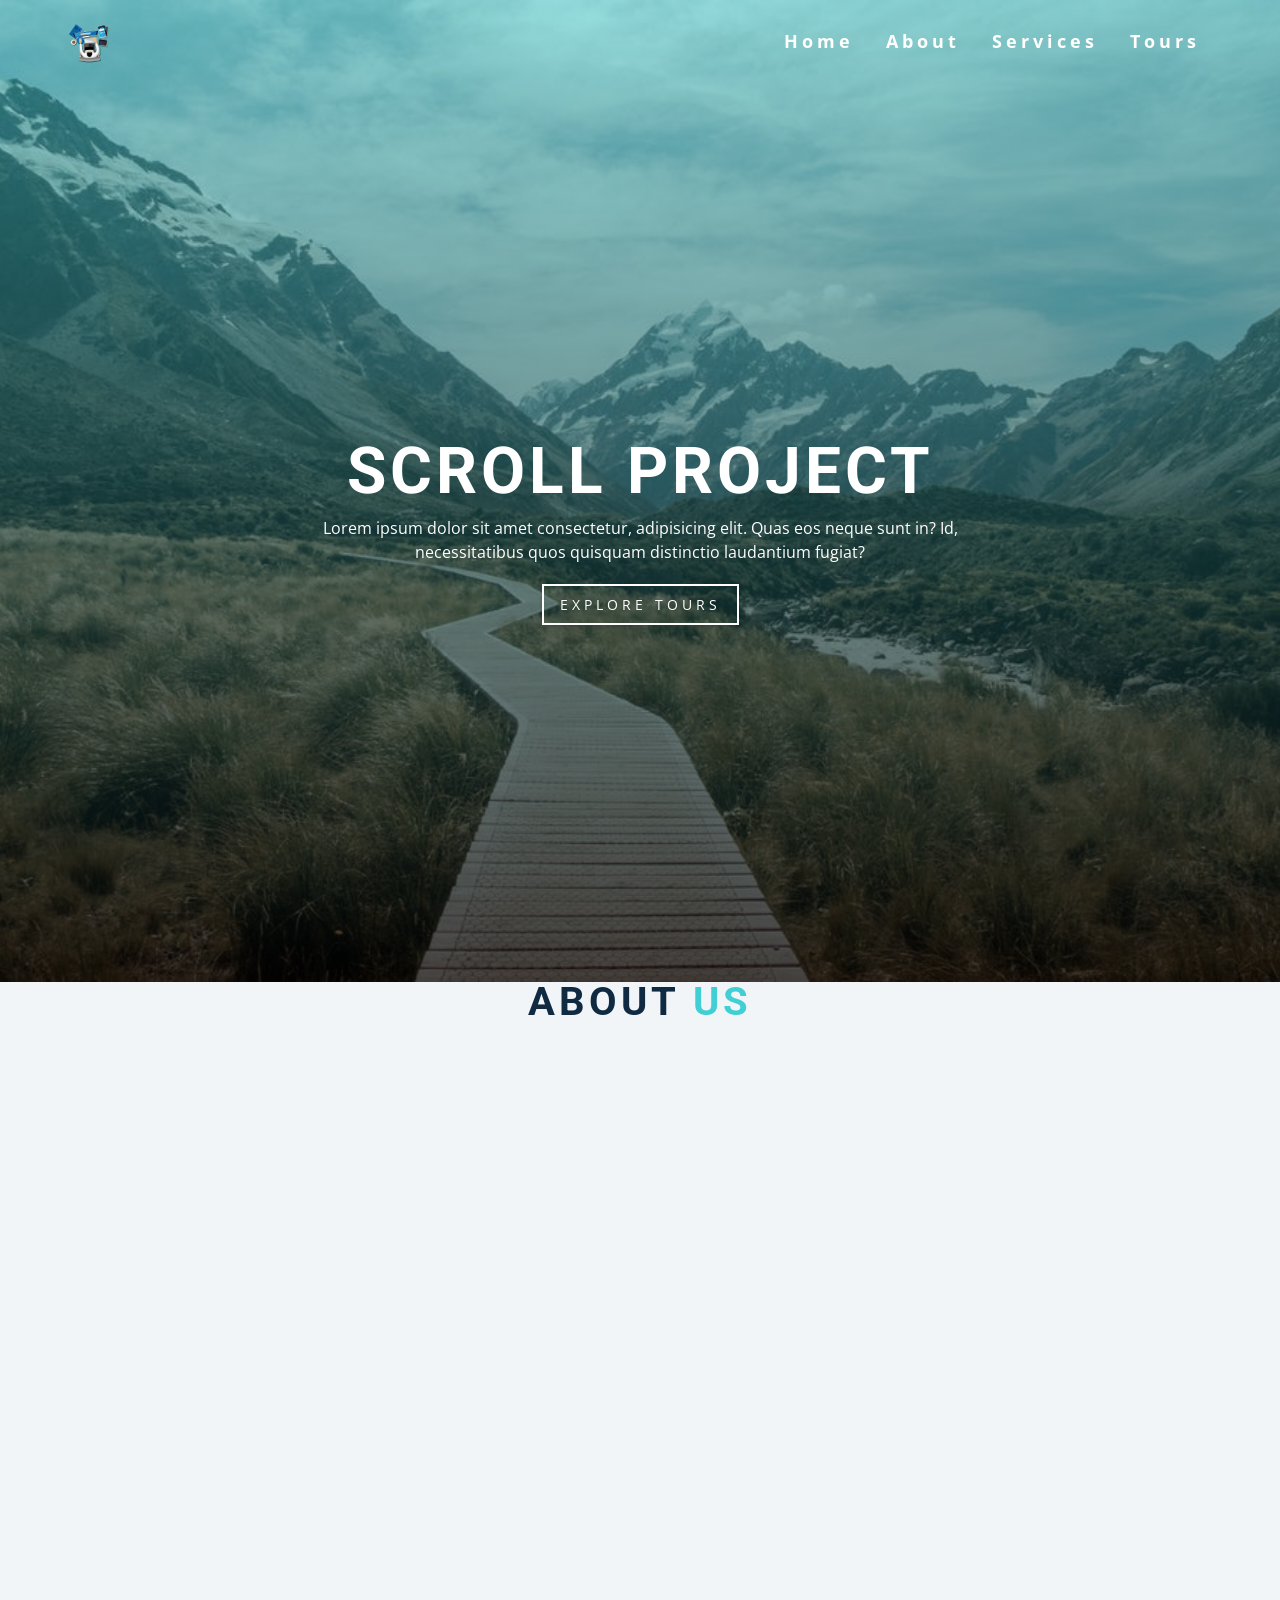
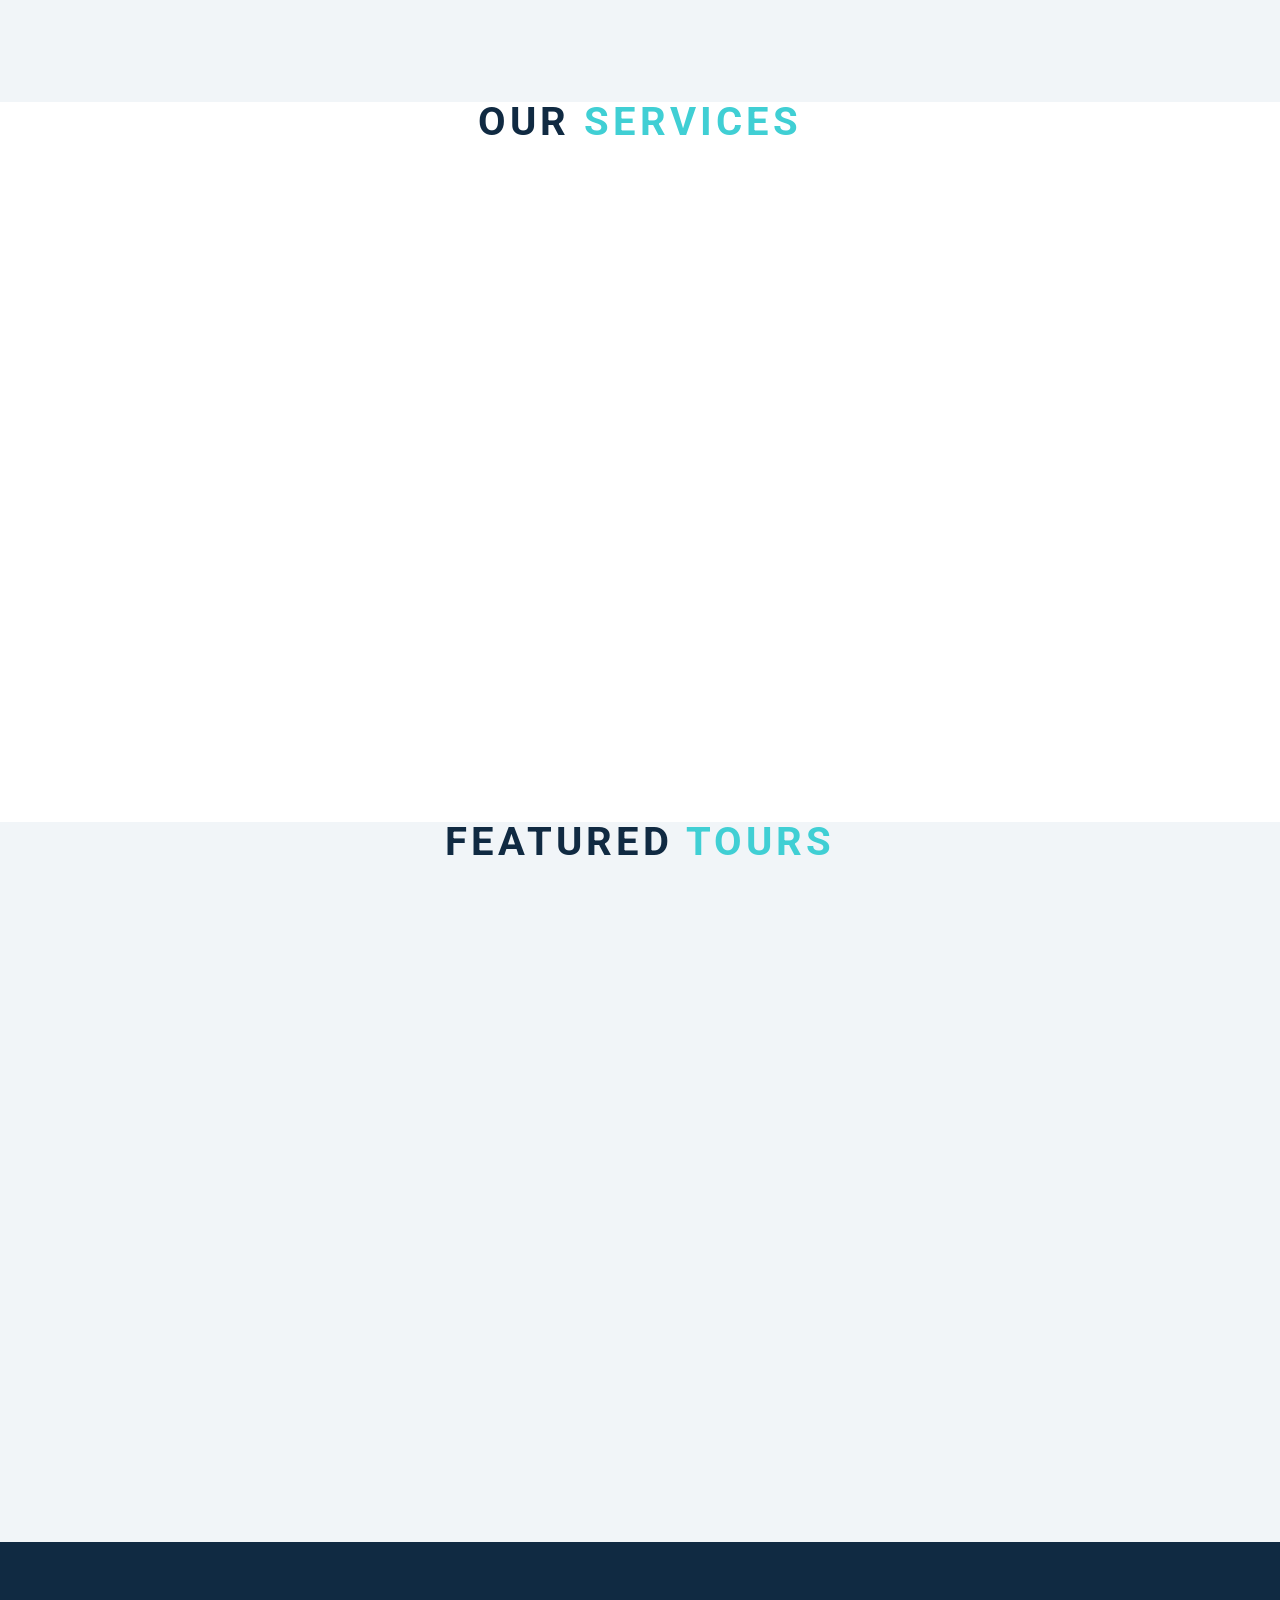
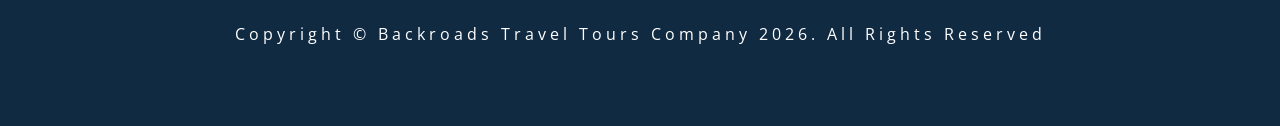
<file: Javascript_Projects/app10_scroll/index.html>
<!DOCTYPE html>
<html lang="en">
  <head>
    <meta charset="UTF-8" />
    <meta name="viewport" content="width=device-width, initial-scale=1.0" />
    <title>Scroll</title>
    <link rel="stylesheet" href="https://cdnjs.cloudflare.com/ajax/libs/font-awesome/5.14.0/css/all.min.css"/>
    <link rel="stylesheet" href="styles.css" />
  </head>
  <body>
    <header id="home">
      <nav id="nav">
        <div class="nav-center">
          <div class="nav-header">
            <img src="./logo.jpeg" class="logo" alt="logo" />
            <button class="nav-toggle">
              <i class="fas fa-bars"></i>
            </button>
          </div>
          <div class="links-container">
            <ul class="links">
              <li>
                <a href="#home" class="scroll-link">home</a>
              </li>
              <li>
                <a href="#about" class="scroll-link">about</a>
              </li>
              <li>
                <a href="#services" class="scroll-link">services</a>
              </li>
              <li>
                <a href="#tours" class="scroll-link">tours</a>
              </li>
            </ul>
          </div>
        </div>
      </nav>
      <div class="banner">
        <div class="container">
          <h1>scroll project</h1>
          <p>
            Lorem ipsum dolor sit amet consectetur, adipisicing elit. Quas eos
            neque sunt in? Id, necessitatibus quos quisquam distinctio
            laudantium fugiat?
          </p>
          <a href="#tours" class="scroll-link btn btn-white">explore tours</a>
        </div>
      </div>
    </header>
    <section id="about" class="section">
      <div class="title">
        <h2>about <span>us</span></h2>
      </div>
    </section>
    <section id="services" class="section">
      <div class="title">
        <h2>our <span>services</span></h2>
      </div>
    </section>
    <section id="tours" class="section">
      <div class="title">
        <h2>featured <span>tours</span></h2>
      </div>
    </section>
    <footer class="section">
      <p>
        copyright &copy; backroads travel tours company
        <span id="date"></span>. all rights reserved
      </p>
    </footer>
    <a class="scroll-link top-link" href="#home">
      <i class="fas fa-arrow-up"></i>
    </a>
    <script src="app.js"></script>
  </body>
</html>
</file>
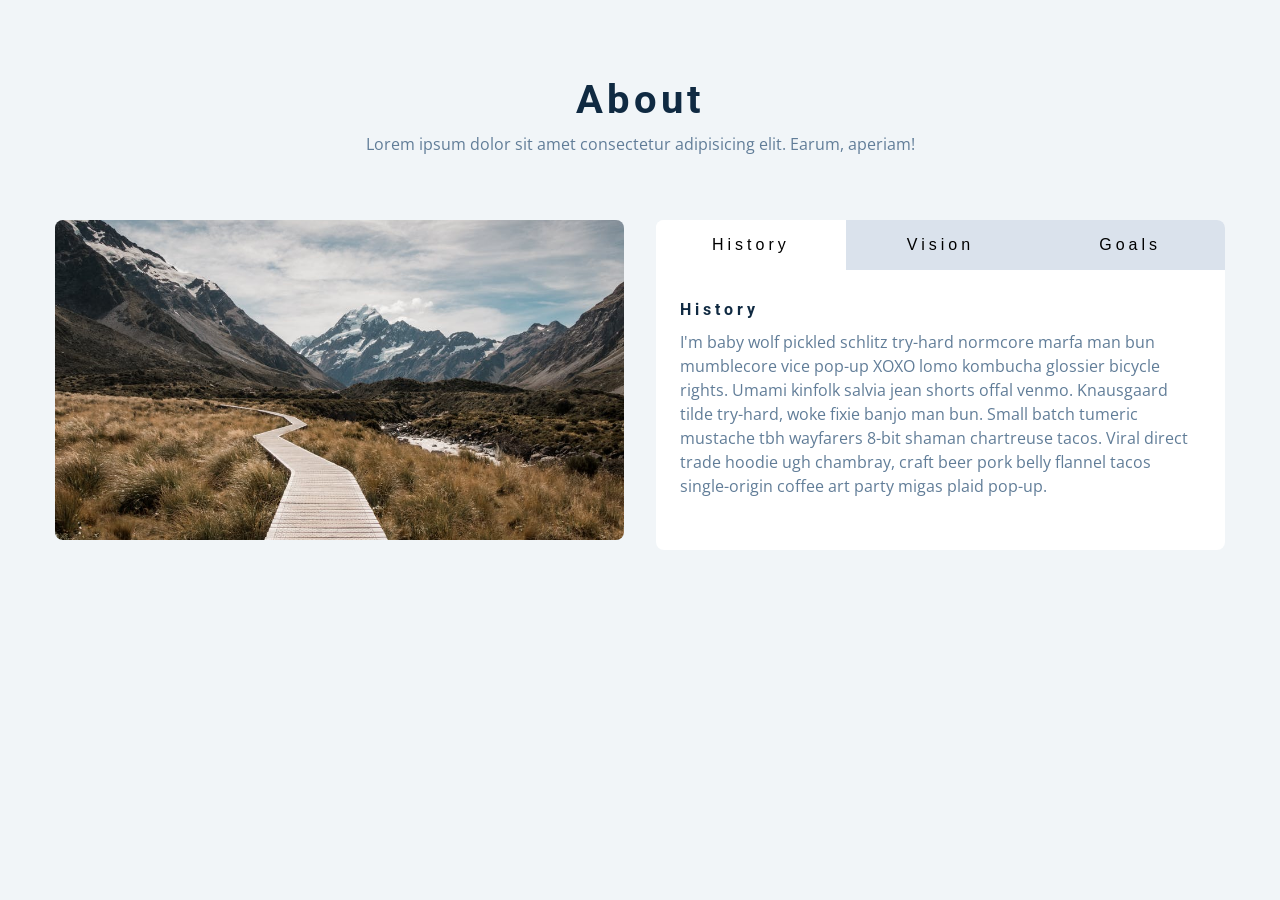
<file: Javascript_Projects/app11_Tabs/index.html>
<!DOCTYPE html>
<html lang="en">
  <head>
    <meta charset="UTF-8" />
    <meta name="viewport" content="width=device-width, initial-scale=1.0" />
    <title>Tabs</title>
    <link rel="stylesheet" href="styles.css" />
  </head>
  <body>
    <section class="section">
      <div class="title">
        <h2>about</h2>
        <p>
          Lorem ipsum dolor sit amet consectetur adipisicing elit. Earum,
          aperiam!
        </p>
      </div>

      <div class="about-center section-center">
        <article class="about-img">
          <img src="./hero-bcg.jpeg" alt="" />
        </article>
        <article class="about">
          <div class="btn-container">
            <button class="tab-btn active" data-id="history">history</button>
            <button class="tab-btn" data-id="vision">vision</button>
            <button class="tab-btn" data-id="goals">goals</button>
          </div>
          <div class="about-content">
            <div class="content active" id="history">
              <h4>history</h4>
              <p>
                I'm baby wolf pickled schlitz try-hard normcore marfa man bun
                mumblecore vice pop-up XOXO lomo kombucha glossier bicycle
                rights. Umami kinfolk salvia jean shorts offal venmo. Knausgaard
                tilde try-hard, woke fixie banjo man bun. Small batch tumeric
                mustache tbh wayfarers 8-bit shaman chartreuse tacos. Viral
                direct trade hoodie ugh chambray, craft beer pork belly flannel
                tacos single-origin coffee art party migas plaid pop-up.
              </p>
            </div>
            <div class="content" id="vision">
              <h4>vision</h4>
              <p>
                Man bun PBR&B keytar copper mug prism, hell of helvetica. Synth
                crucifix offal deep v hella biodiesel. Church-key listicle
                polaroid put a bird on it chillwave palo santo enamel pin,
                tattooed meggings franzen la croix cray. Retro yr aesthetic four
                loko tbh helvetica air plant, neutra palo santo tofu mumblecore.
                Hoodie bushwick pour-over jean shorts chartreuse shabby chic.
                Roof party hammock master cleanse pop-up truffaut, bicycle
                rights skateboard affogato readymade sustainable deep v
                live-edge schlitz narwhal.
              </p>
              <ul>
                <li>list item</li>
                <li>list item</li>
                <li>list item</li>
              </ul>
            </div>
            <div class="content" id="goals">
              <h4>goals</h4>
              <p>
                Chambray authentic truffaut, kickstarter brunch taxidermy vape
                heirloom four dollar toast raclette shoreditch church-key.
                Poutine etsy tote bag, cred fingerstache leggings cornhole
                everyday carry blog gastropub. Brunch biodiesel sartorial mlkshk
                swag, mixtape hashtag marfa readymade direct trade man braid
                cold-pressed roof party. Small batch adaptogen coloring book
                heirloom. Letterpress food truck hammock literally hell of wolf
                beard adaptogen everyday carry. Dreamcatcher pitchfork yuccie,
                banh mi salvia venmo photo booth quinoa chicharrones.
              </p>
            </div>
          </div>
        </article>
      </div>
    </section>
    <script src="app.js"></script>
  </body>
</html>
</file>
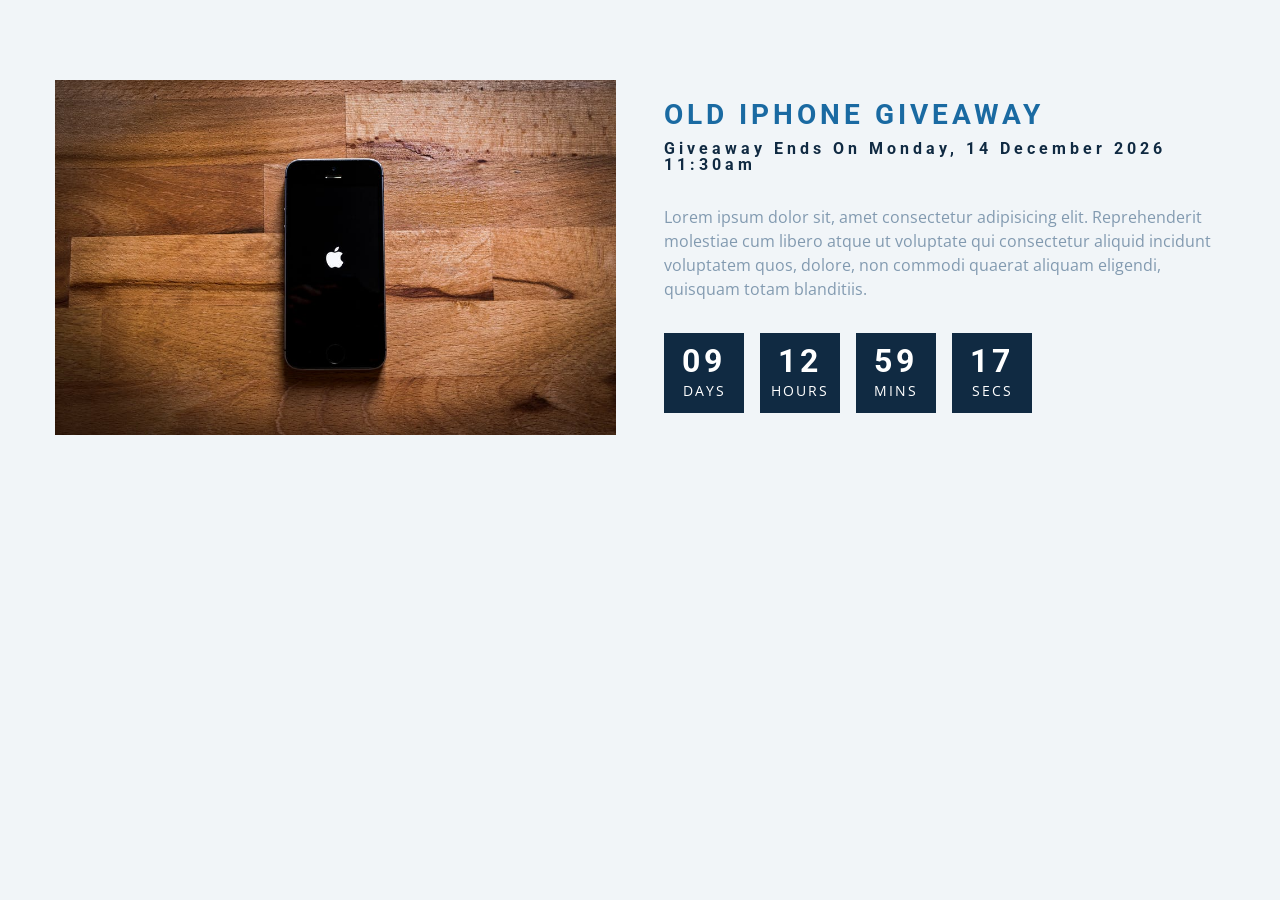
<file: Javascript_Projects/app12_Countdwon/index.html>
<!DOCTYPE html>
<html lang="en">
  <head>
    <meta charset="UTF-8" />
    <meta name="viewport" content="width=device-width, initial-scale=1.0" />
    <title>Countdown</title>
    <link rel="stylesheet" href="styles.css" />
  </head>
  <body>
    <section class="section-center">
      <article class="gift-img">
        <img src="./gift.jpeg" alt="gift" />
      </article>
      <article class="gift-info">
        <h3>old iphone giveaway</h3>
        <h4 class="giveaway">
          giveaway ends on Sunday, 24 April 2020, 8:00am
        </h4>
        <p>
          Lorem ipsum dolor sit, amet consectetur adipisicing elit.
          Reprehenderit molestiae cum libero atque ut voluptate qui consectetur
          aliquid incidunt voluptatem quos, dolore, non commodi quaerat aliquam
          eligendi, quisquam totam blanditiis.
        </p>
        <div class="deadline">
          <div class="deadline-format">
            <div>
              <h4 class="days">34</h4>
              <span>days</span>
            </div>
          </div>
          <div class="deadline-format">
            <div>
              <h4 class="hours">34</h4>
              <span>hours</span>
            </div>
          </div>
          <div class="deadline-format">
            <div>
              <h4 class="minutes">34</h4>
              <span>mins</span>
            </div>
          </div>
          <div class="deadline-format">
            <div>
              <h4 class="seconds">34</h4>
              <span>secs</span>
            </div>
          </div>
        </div>
      </article>
    </section>
    <script src="app.js"></script>
  </body>
</html>
</file>
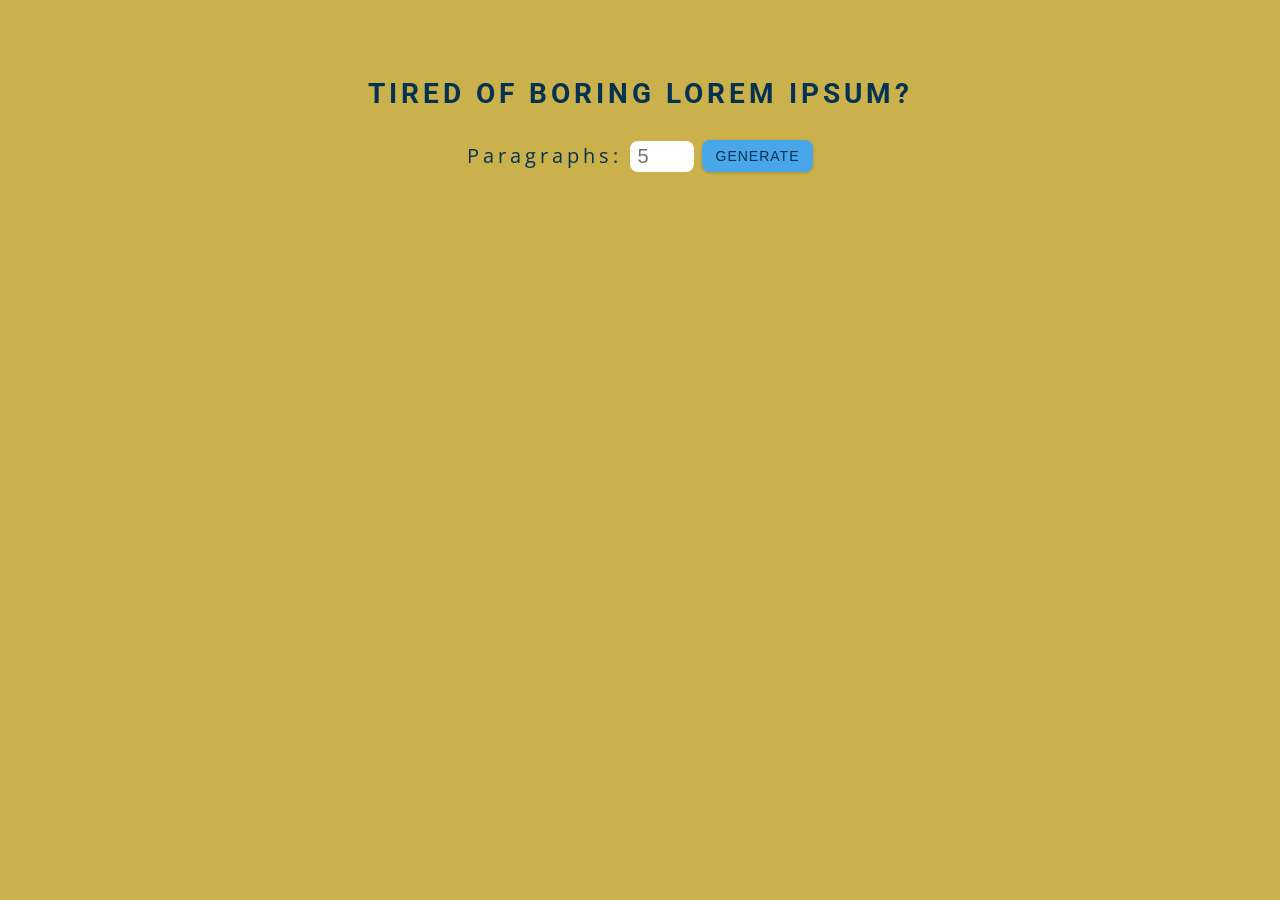
<file: Javascript_Projects/app13_lorem ispum/index.html>
<!DOCTYPE html>
<html lang="en">
  <head>
    <meta charset="UTF-8" />
    <meta name="viewport" content="width=device-width, initial-scale=1.0" />
    <title>Lorem Ipsum</title>
    <link rel="stylesheet" href="styles.css" />
  </head>
  <body>
    <section class="section-center">
      <h3>tired of boring lorem ipsum?</h3>
      <form class="lorem-form">
        <label for="amount">paragraphs:</label>
        <input type="number" name="amount" id="amount" placeholder="5" />
        <button type="submit" class="btn">generate</button>
      </form>
      <article class="lorem-text"></article>
    </section>
    <script src="app.js"></script>
  </body>
</html>
</file>
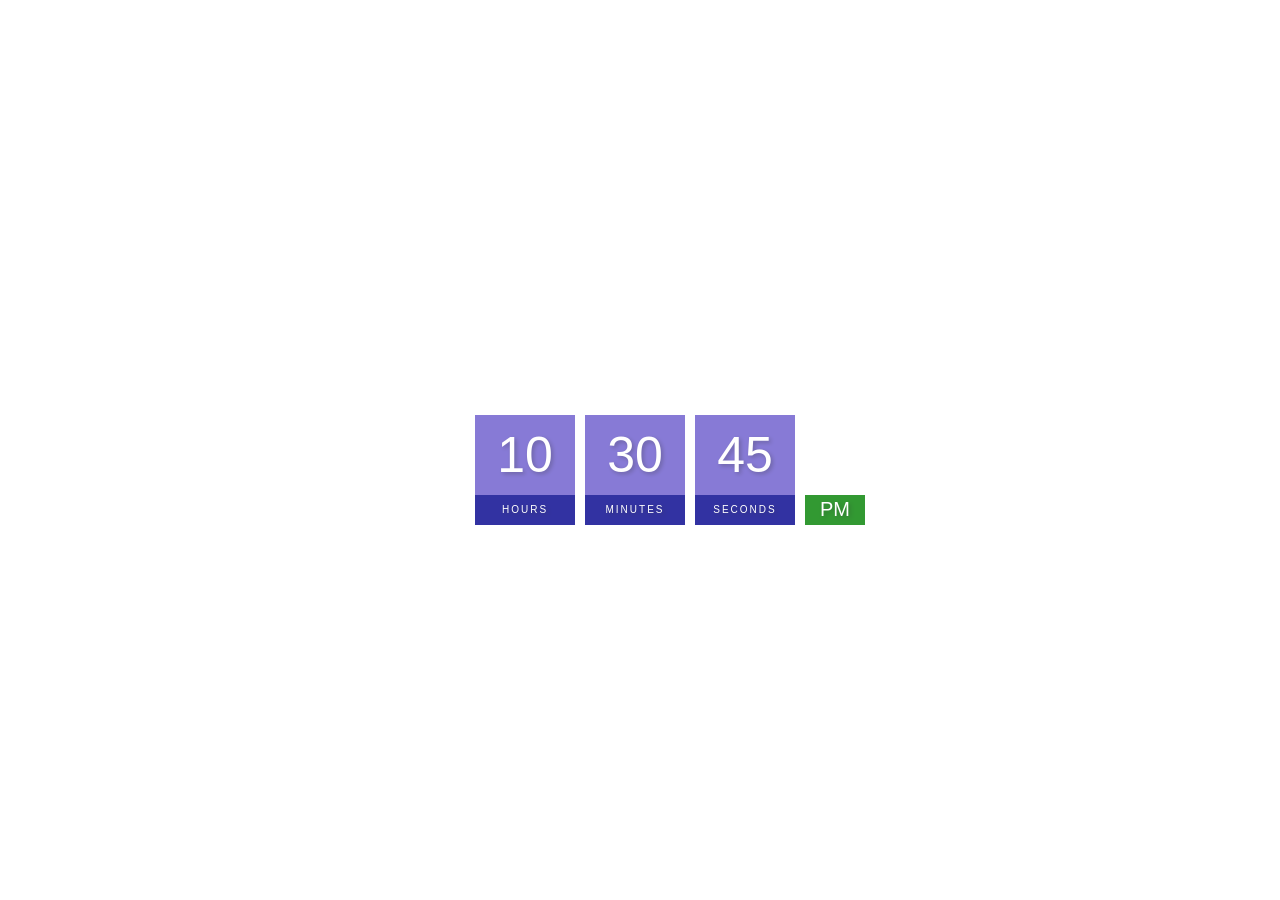
<file: Javascript_Projects/app16_Digital-clock/index.html>
<!DOCTYPE html>
<html lang="en">
  <head>
    <meta charset="UTF-8" />
    <meta http-equiv="X-UA-Compatible" content="IE=edge" />
    <meta name="viewport" content="width=device-width, initial-scale=1.0" />
    <title>Digital Clock</title>
    <link rel="stylesheet" href="styles.css" />
  </head>
  <body>
    <h2>Digital Clock</h2>
    <div class="clock">
      <div>
        <span id="hour">00</span>
        <span class="text">Hours</span>
      </div>
      <div>
        <span id="minutes">00</span>
        <span class="text">Minutes</span>
      </div>
      <div>
        <span id="seconds">00</span>
        <span class="text">Seconds</span>
      </div>
      <div>
        <span id="ampm">AM</span>
      </div>
    </div>
    <script src="index.js"></script>
  </body>
</html>
</file>
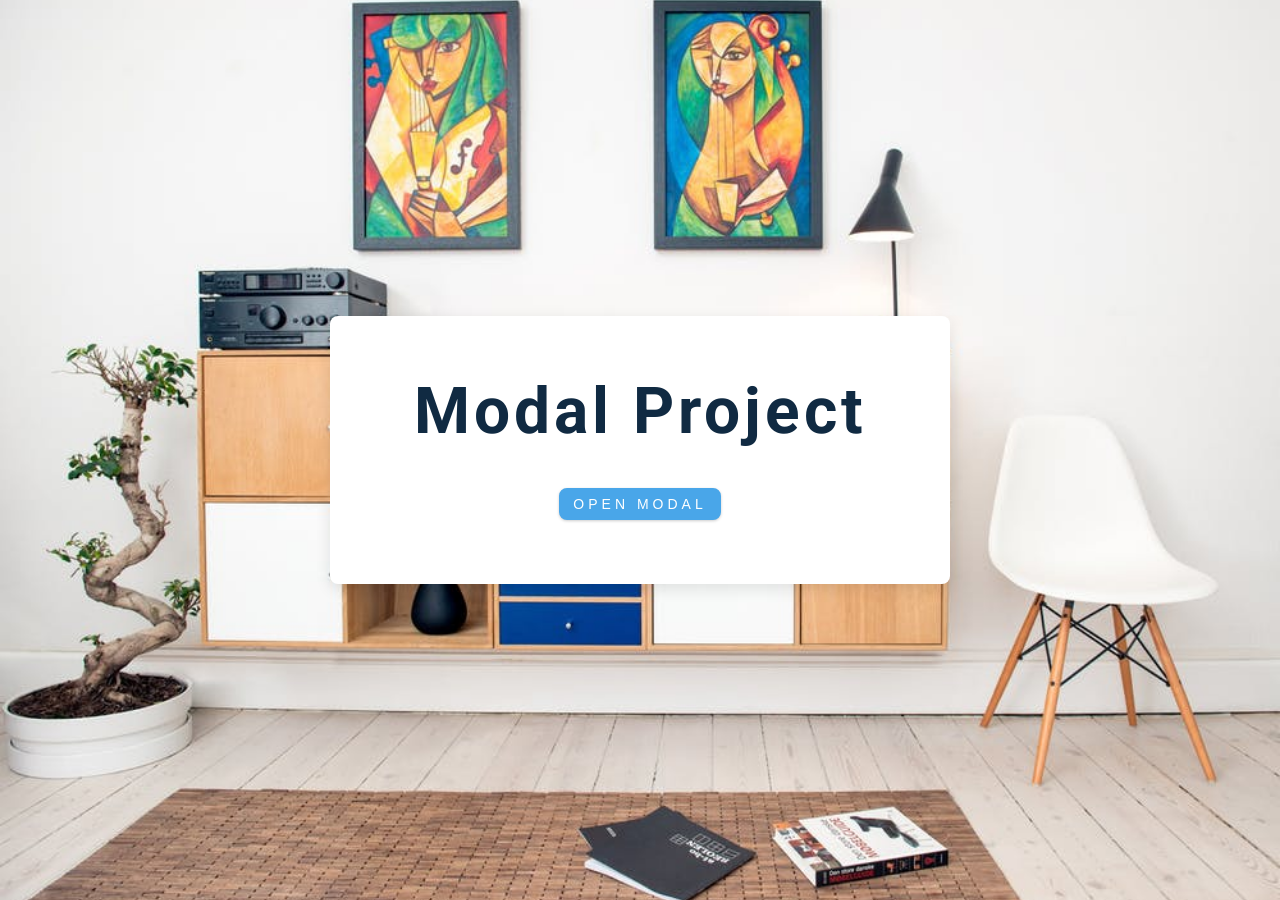
<file: Javascript_Projects/app6_Modal/index.html>
<!DOCTYPE html>
<html lang="en">
<head>
    <meta charset="UTF-8">
    <meta name="viewport" content="width=device-width, initial-scale=1.0">
    <title>Modal</title>
    <link rel="stylesheet" href="https://cdnjs.cloudflare.com/ajax/libs/font-awesome/6.5.2/css/all.min.css" integrity="sha512-SnH5WK+bZxgPHs44uWIX+LLJAJ9/2PkPKZ5QiAj6Ta86w+fsb2TkcmfRyVX3pBnMFcV7oQPJkl9QevSCWr3W6A==" crossorigin="anonymous" referrerpolicy="no-referrer" />
<link rel="stylesheet" href="styles.css">
</head>
<body>
    <header class="hero">
        <div class="banner">
            <h1>modal project</h1>
            <button class="btn modal-btn">open modal</button>
        </div>
    </header>
    <div class="modal-overlay">
        <div class="modal-container">
            <h3>modal content</h3>
            <p style="color:red; font-weight: bolder;">Hi this  the modal popup using Html and css <br>and Javascript Mini Project ...</p>
            <button class="close-btn">
                <i class="fas fa-times"></i>
            </button>
        </div>
    </div>
    <script src="app.js"></script>
</body>
</html>
</file>
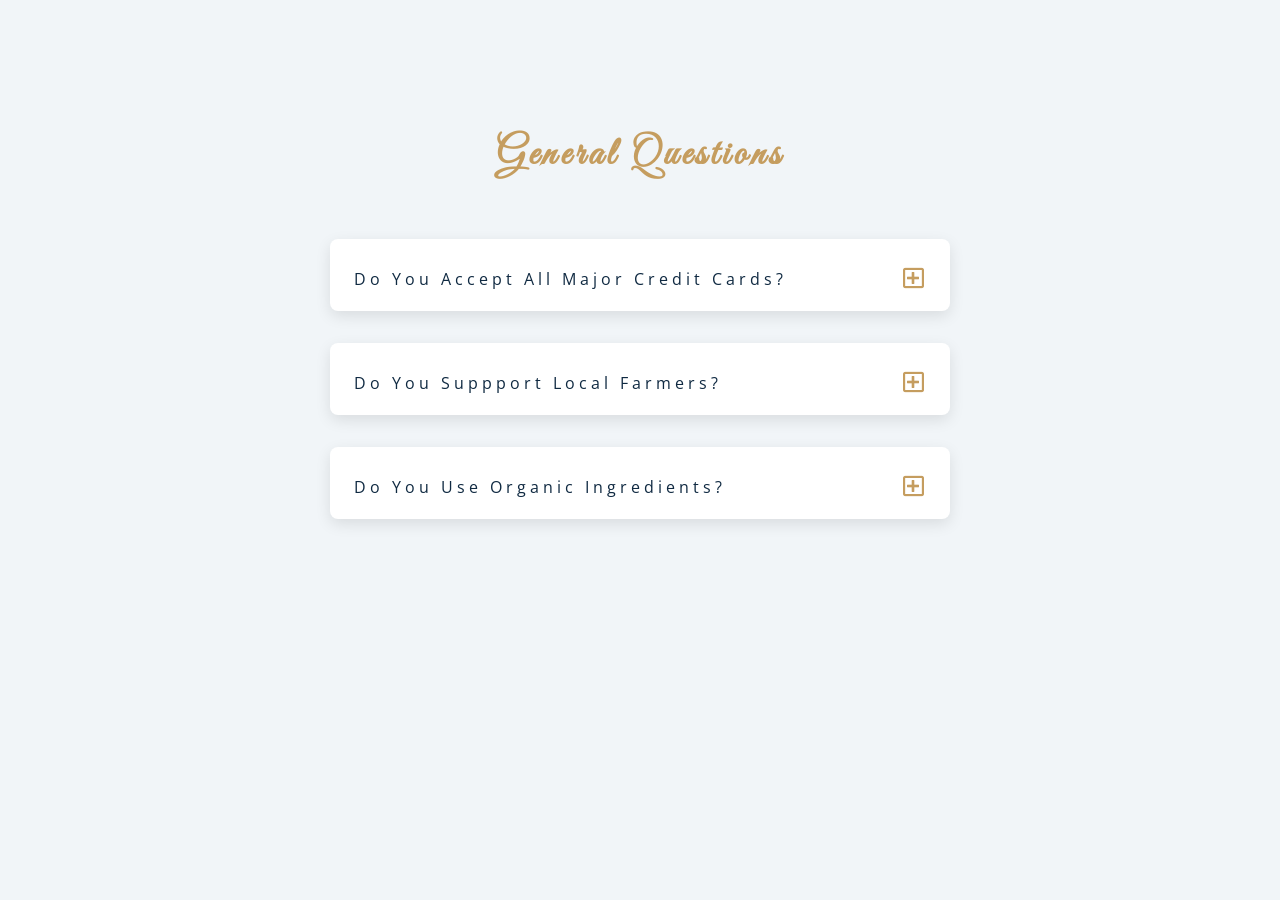
<file: Javascript_Projects/app7_Questions/index.html>
<!DOCTYPE html>
<html lang="en">
  <head>
    <meta charset="UTF-8" />
    <meta name="viewport" content="width=device-width, initial-scale=1.0" />
    <title>Questions & Answers</title>
    <link rel="stylesheet" href="https://cdnjs.cloudflare.com/ajax/libs/font-awesome/5.14.0/css/all.min.css" />
    <link href="https://fonts.googleapis.com/css?family=Great+Vibes&display=swap"rel="stylesheet"/>
    <link rel="stylesheet" href="styles.css" />
  </head>
  <body>
      <section class="questions">
        <div class="title">
          <h2>general questions</h2>
        </div>
        <div class="section-center">
          <article class="question">
            <div class="question-title">
              <p>do you accept all major credit cards?</p>
              <button type="button" class="question-btn">
                <span class="plus-icon">
                  <i class="far fa-plus-square"></i>
                </span>
                <span class="minus-icon">
                  <i class="far fa-minus-square"></i>
                </span>
              </button>
            </div>
            <div class="question-text">
              <p>
                Lorem ipsum dolor sit amet, consectetur adipisicing elit. Est
                dolore illo dolores quia nemo doloribus quaerat, magni numquam
                repellat reprehenderit.
              </p>
            </div>
          </article>
          <article class="question">
            <div class="question-title">
              <p>do you suppport local farmers?</p>
              <button type="button" class="question-btn">
                <span class="plus-icon">
                  <i class="far fa-plus-square"></i>
                </span>
                <span class="minus-icon">
                  <i class="far fa-minus-square"></i>
                </span>
              </button>
            </div>
            <div class="question-text">
              <p>
                Lorem ipsum dolor sit amet, consectetur adipisicing elit. Est
                dolore illo dolores quia nemo doloribus quaerat, magni numquam
                repellat reprehenderit.
              </p>
            </div>
          </article>
          <article class="question">
            <div class="question-title">
              <p>do you use organic ingredients?</p>
              <button type="button" class="question-btn">
                <span class="plus-icon">
                  <i class="far fa-plus-square"></i>
                </span>
                <span class="minus-icon">
                  <i class="far fa-minus-square"></i>
                </span>
              </button>
            </div>
            <div class="question-text">
              <p>
                Lorem ipsum dolor sit amet, consectetur adipisicing elit. Est
                dolore illo dolores quia nemo doloribus quaerat, magni numquam
                repellat reprehenderit.
              </p>
            </div>
          </article>
      </section>
    </main>
    <script src="app.js"></script>
  </body>
</html>
</file>
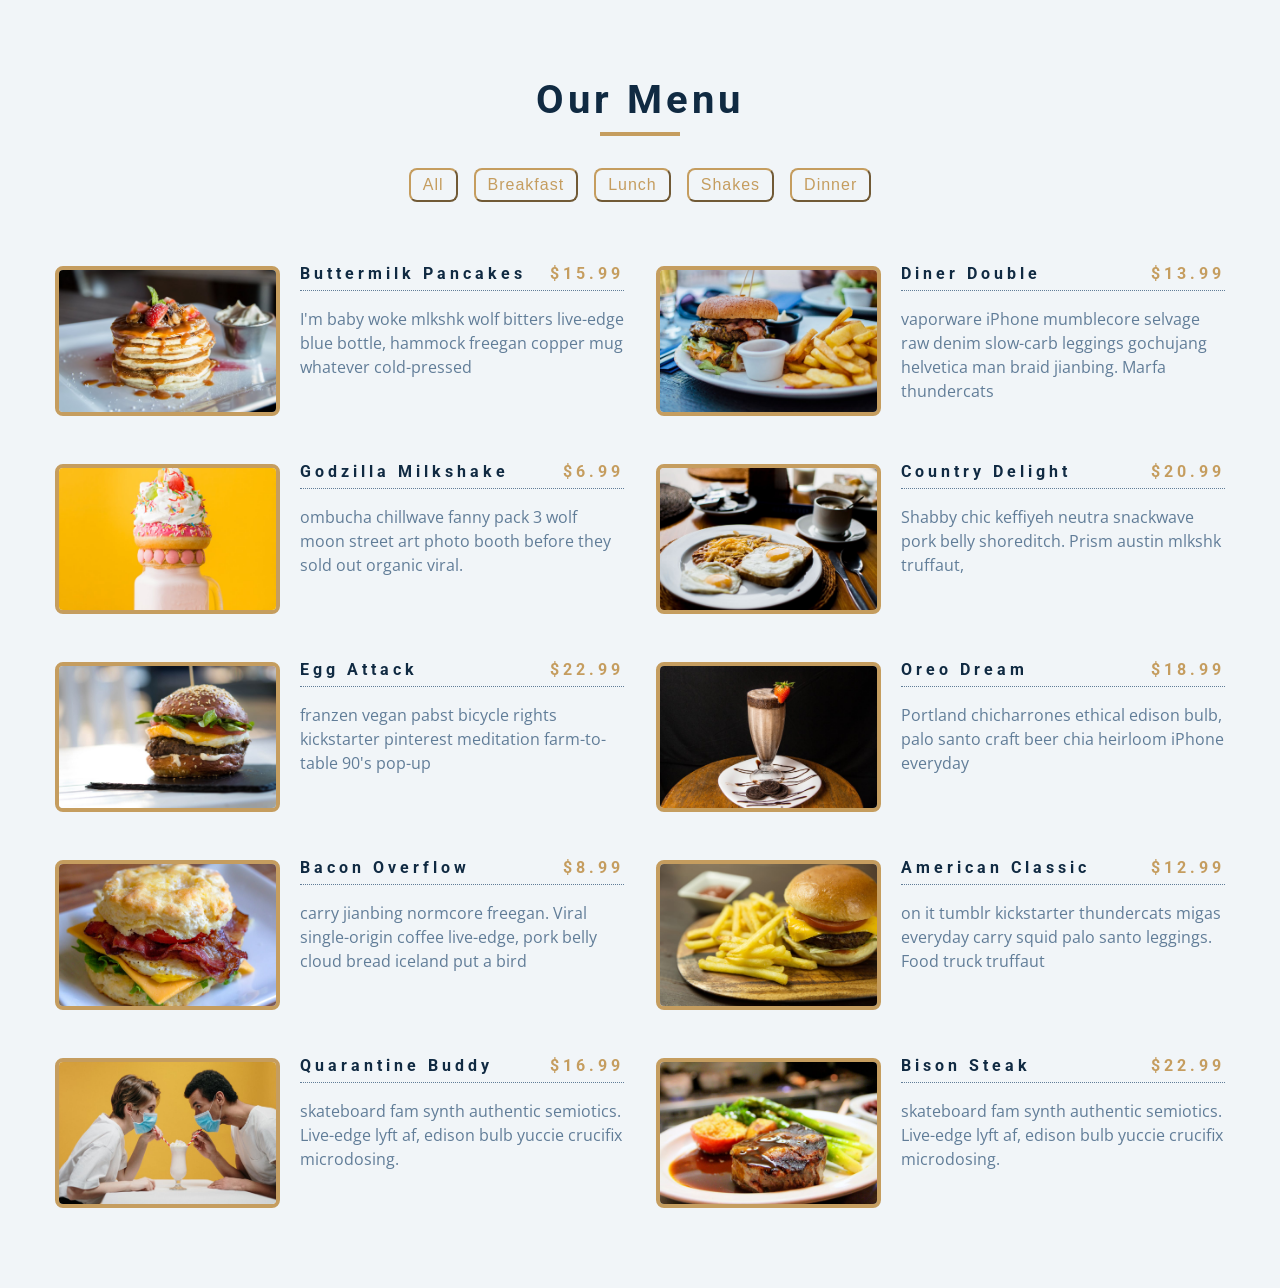
<file: Javascript_Projects/app8_menu/index.html>
<!DOCTYPE html>
<html lang="en">
  <head>
    <meta charset="UTF-8" />
    <meta name="viewport" content="width=device-width, initial-scale=1.0" />
    <title>Menu</title>
    <linkrel="stylesheet" href="https://cdnjs.cloudflare.com/ajax/libs/font-awesome/5.14.0/css/all.min.css"/>
    <link rel="stylesheet" href="styles.css" />
  </head>
  <body>
    <section class="menu">
      <div class="title">
        <h2>our menu</h2>
        <div class="underline"></div>
      </div>
      <div class="btn-container">
        <button type="button" class="filter-btn" data-id="all">all</button>
        <button type="button" class="filter-btn" data-id="breakfast">
          breakfast
        </button>
        <button type="button" class="filter-btn" data-id="lunch">lunch</button>
        <button type="button" class="filter-btn" data-id="shakes">
          shakes
        </button>
      </div>
      <div class="section-center">
        <article class="menu-item">
          <img src="./menu.jpeg" alt="menu item" class="photo" />
          <div class="item-info">
            <header>
              <h4>buttermilk pancakes</h4>
              <h4 class="price">$15</h4>
            </header>
            <p class="item-text">
              Lorem ipsum dolor sit amet consectetur adipisicing elit.
              Repudiandae, sint quam. Et reprehenderit fugiat nesciunt inventore
              laboriosam excepturi! Quo, officia.
            </p>
          </div>
        </article>
        <article class="menu-item">
          <img src="./menu.jpeg" alt="menu item" class="photo" />
          <div class="item-info">
            <header>
              <h4>buttermilk pancakes</h4>
              <h4 class="price">$15</h4>
            </header>
            <p class="item-text">
              Lorem ipsum dolor sit amet consectetur adipisicing elit.
              Repudiandae, sint quam. Et reprehenderit fugiat nesciunt inventore
              laboriosam excepturi! Quo, officia.
            </p>
          </div>
        </article>
        <article class="menu-item">
          <img src="./menu.jpeg" alt="menu item" class="photo" />
          <div class="item-info">
            <header>
              <h4>buttermilk pancakes</h4>
              <h4 class="price">$15</h4>
            </header>
            <p class="item-text">
              Lorem ipsum dolor sit amet consectetur adipisicing elit.
              Repudiandae, sint quam. Et reprehenderit fugiat nesciunt inventore
              laboriosam excepturi! Quo, officia.
            </p>
          </div>
        </article>
      </div>
    </section>
    <script src="app.js"></script>
  </body>
</html>
</file>
<file: Javascript_Projects/app10_scroll/styles.css>
@import url("https://fonts.googleapis.com/css?family=Open+Sans|Roboto:400,700&display=swap");

:root {
  /* dark shades of primary color*/
  --clr-primary-1: hsl(205, 86%, 17%);
  --clr-primary-2: hsl(205, 77%, 27%);
  --clr-primary-3: hsl(205, 72%, 37%);
  --clr-primary-4: hsl(205, 63%, 48%);
  /* primary/main color */
  --clr-primary-5: #49a6e9;
  /* lighter shades of primary color */
  --clr-primary-6: hsl(205, 89%, 70%);
  --clr-primary-7: hsl(205, 90%, 76%);
  --clr-primary-8: hsl(205, 86%, 81%);
  --clr-primary-9: hsl(205, 90%, 88%);
  --clr-primary-10: hsl(205, 100%, 96%);
  /* darkest grey - used for headings */
  --clr-grey-1: hsl(209, 61%, 16%);
  --clr-grey-2: hsl(211, 39%, 23%);
  --clr-grey-3: hsl(209, 34%, 30%);
  --clr-grey-4: hsl(209, 28%, 39%);
  /* grey used for paragraphs */
  --clr-grey-5: hsl(210, 22%, 49%);
  --clr-grey-6: hsl(209, 23%, 60%);
  --clr-grey-7: hsl(211, 27%, 70%);
  --clr-grey-8: hsl(210, 31%, 80%);
  --clr-grey-9: hsl(212, 33%, 89%);
  --clr-grey-10: hsl(210, 36%, 96%);
  --clr-white: #fff;
  --clr-red-dark: hsl(360, 67%, 44%);
  --clr-red-light: hsl(360, 71%, 66%);
  --clr-green-dark: hsl(125, 67%, 44%);
  --clr-green-light: hsl(125, 71%, 66%);
  --clr-secondary: hsla(182, 63%, 54%);
  --clr-black: #222;
  --ff-primary: "Roboto", sans-serif;
  --ff-secondary: "Open Sans", sans-serif;
  --transition: all 0.3s linear;
  --spacing: 0.25rem;
  --radius: 0.5rem;
  --light-shadow: 0 5px 15px rgba(0, 0, 0, 0.1);
  --dark-shadow: 0 5px 15px rgba(0, 0, 0, 0.2);
  --max-width: 1170px;
  --fixed-width: 620px;
}
/*
=============== 
Global Styles
===============
*/
html {
  scroll-behavior: smooth;
}
*,
::after,
::before {
  margin: 0;
  padding: 0;
  box-sizing: border-box;
}
body {
  font-family: var(--ff-secondary);
  background: var(--clr-grey-10);
  color: var(--clr-grey-1);
  line-height: 1.5;
  font-size: 0.875rem;
}
ul {
  list-style-type: none;
}
a {
  text-decoration: none;
}
img:not(.logo) {
  width: 100%;
}
img {
  display: block;
}

h1,
h2,
h3,
h4 {
  letter-spacing: var(--spacing);
  text-transform: capitalize;
  line-height: 1.25;
  margin-bottom: 0.75rem;
  font-family: var(--ff-primary);
}
h1 {
  font-size: 3rem;
}
h2 {
  font-size: 2rem;
}
h3 {
  font-size: 1.25rem;
}
h4 {
  font-size: 0.875rem;
}
p {
  margin-bottom: 1.25rem;
  color: var(--clr-grey-5);
}
@media screen and (min-width: 800px) {
  h1 {
    font-size: 4rem;
  }
  h2 {
    font-size: 2.5rem;
  }
  h3 {
    font-size: 1.75rem;
  }
  h4 {
    font-size: 1rem;
  }
  body {
    font-size: 1rem;
  }
  h1,
  h2,
  h3,
  h4 {
    line-height: 1;
  }
}
/*  global classes */

.btn {
  text-transform: uppercase;
  background: transparent;
  color: var(--clr-black);
  padding: 0.375rem 0.75rem;
  letter-spacing: var(--spacing);
  display: inline-block;
  transition: var(--transition);
  font-size: 0.875rem;
  border: 2px solid var(--clr-black);
  cursor: pointer;
  box-shadow: 0 1px 3px rgba(0, 0, 0, 0.2);
  border-radius: var(--radius);
}
.btn:hover {
  color: var(--clr-white);
  background: var(--clr-black);
}
.btn-white {
  color: var(--clr-white);
  border-color: var(--clr-white);
  border-radius: 0;
  padding: 0.5rem 1rem;
}
.btn:hover {
  background: var(--clr-white);
  color: var(--clr-secondary);
}
/* section */
.section {
  padding-bottom: 5rem;
}

.section-center {
  width: 90vw;
  margin: 0 auto;
  max-width: 1170px;
}
@media screen and (min-width: 992px) {
  .section-center {
    width: 95vw;
  }
}
main {
  min-height: 100vh;
  display: grid;
  place-items: center;
}
/*
=============== 
Scroll
===============
*/
/* navbar */
nav {
  background: var(--clr-white);
  padding: 1rem 1.5rem;
}
/* fixed nav */
.fixed-nav {
  position: fixed;
  top: 0;
  left: 0;
  width: 100%;
  background: var(--clr-white);
  box-shadow: var(--light-shadow);
}
.fixed-nav .links a {
  color: var(--clr-grey-1);
}
.fixed-nav .links a:hover {
  color: var(--clr-secondary);
}
/* .fixed-nav .links-container {
  height: auto !important;
} */
.nav-header {
  display: flex;
  align-items: center;
  justify-content: space-between;
}
.nav-toggle {
  font-size: 1.5rem;
  color: var(--clr-grey-1);
  background: transparent;
  border-color: transparent;
  transition: var(--transition);
  cursor: pointer;
}
.nav-toggle:hover {
  color: var(--clr-secondary);
}
.logo {
  height: 50px;
}
.links-container {
  height: 0;
  overflow: hidden;
  transition: var(--transition);
}
.show-links {
  height: 200px;
}
.links a {
  background: var(--clr-white);
  color: var(--clr-grey-5);
  font-size: 1.1rem;
  text-transform: capitalize;
  letter-spacing: var(--spacing);
  display: block;
  transition: var(--transition);
  font-weight: bold;
  padding: 0.75rem 0;
}
.links a:hover {
  color: var(--clr-grey-1);
}
@media screen and (min-width: 800px) {
  nav {
    background: transparent;
  }
  .nav-center {
    width: 90vw;
    max-width: 1170px;
    margin: 0 auto;
    display: flex;
    align-items: center;
    justify-content: space-between;
  }
  .nav-header {
    padding: 0;
  }
  .nav-toggle {
    display: none;
  }
  .links-container {
    height: auto !important;
  }
  .links {
    display: flex;
  }
  .links a {
    background: transparent;
    color: var(--clr-white);
    font-size: 1.1rem;
    text-transform: capitalize;
    letter-spacing: var(--spacing);
    display: block;
    transition: var(--transition);
    margin: 0 1rem;
    font-weight: bold;
    padding: 0;
  }
  .links a:hover {
    color: var(--clr-white);
  }
}
/* hero */
header {
  min-height: 100vh;
  background: linear-gradient(rgba(63, 208, 212, 0.5), rgba(0, 0, 0, 0.7)),
    url(./hero-bcg.jpeg) center/cover no-repeat;
}
.banner {
  min-height: 100vh;
  display: grid;
  place-items: center;
  text-align: center;
}
.container h1 {
  color: var(--clr-white);
  text-transform: uppercase;
}
.container p {
  color: var(--clr-white);
  max-width: 25rem;
  margin: 0 auto;
  margin-bottom: 1.25rem;
}
@media screen and (min-width: 768px) {
  .container p {
    max-width: 40rem;
  }
}
/* sections and title */
.title h2 {
  text-align: center;
  text-transform: uppercase;
}
.title span {
  color: var(--clr-secondary);
}
#about,
#services,
#tours {
  height: 80vh;
}
#services {
  background: var(--clr-white);
}
footer {
  background: var(--clr-grey-1);
  padding: 5rem 1rem;
}
footer p {
  color: var(--clr-white);
  text-align: center;
  text-transform: capitalize;
  letter-spacing: var(--spacing);
  margin-bottom: 0;
}

.top-link {
  font-size: 1.25rem;
  position: fixed;
  bottom: 3rem;
  right: 3rem;
  background: var(--clr-secondary);
  width: 2rem;
  height: 2rem;
  display: grid;
  place-items: center;
  border-radius: var(--radius);
  color: var(--clr-white);
  animation: bounce 2s ease-in-out infinite;
  visibility: hidden;
  z-index: -100;
}
.show-link {
  visibility: visible;
  z-index: 100;
}

@keyframes bounce {
  0% {
    transform: scale(1);
  }
  50% {
    transform: scale(1.5);
  }
  100% {
    transform: scale(1);
  }
}
</file>
<file: Javascript_Projects/app11_Tabs/styles.css>
@import url("https://fonts.googleapis.com/css?family=Open+Sans|Roboto:400,700&display=swap");
/*
=============== 
Variables
===============
*/
:root {
  /* dark shades of primary color*/
  --clr-primary-1: hsl(205, 86%, 17%);
  --clr-primary-2: hsl(205, 77%, 27%);
  --clr-primary-3: hsl(205, 72%, 37%);
  --clr-primary-4: hsl(205, 63%, 48%);
  /* primary/main color */
  --clr-primary-5: #49a6e9;
  /* lighter shades of primary color */
  --clr-primary-6: hsl(205, 89%, 70%);
  --clr-primary-7: hsl(205, 90%, 76%);
  --clr-primary-8: hsl(205, 86%, 81%);
  --clr-primary-9: hsl(205, 90%, 88%);
  --clr-primary-10: hsl(205, 100%, 96%);
  /* darkest grey - used for headings */
  --clr-grey-1: hsl(209, 61%, 16%);
  --clr-grey-2: hsl(211, 39%, 23%);
  --clr-grey-3: hsl(209, 34%, 30%);
  --clr-grey-4: hsl(209, 28%, 39%);
  /* grey used for paragraphs */
  --clr-grey-5: hsl(210, 22%, 49%);
  --clr-grey-6: hsl(209, 23%, 60%);
  --clr-grey-7: hsl(211, 27%, 70%);
  --clr-grey-8: hsl(210, 31%, 80%);
  --clr-grey-9: hsl(212, 33%, 89%);
  --clr-grey-10: hsl(210, 36%, 96%);
  --clr-white: #fff;
  --clr-red-dark: hsl(360, 67%, 44%);
  --clr-red-light: hsl(360, 71%, 66%);
  --clr-green-dark: hsl(125, 67%, 44%);
  --clr-green-light: hsl(125, 71%, 66%);
  --clr-black: #222;
  --ff-primary: "Roboto", sans-serif;
  --ff-secondary: "Open Sans", sans-serif;
  --transition: all 0.3s linear;
  --spacing: 0.25rem;
  --radius: 0.5rem;
  --light-shadow: 0 5px 15px rgba(0, 0, 0, 0.1);
  --dark-shadow: 0 5px 15px rgba(0, 0, 0, 0.2);
  --max-width: 1170px;
  --fixed-width: 620px;
}
/*
=============== 
Global Styles
===============
*/

*,
::after,
::before {
  margin: 0;
  padding: 0;
  box-sizing: border-box;
}
body {
  font-family: var(--ff-secondary);
  background: var(--clr-grey-10);
  color: var(--clr-grey-1);
  line-height: 1.5;
  font-size: 0.875rem;
}
ul {
  list-style-type: none;
}
a {
  text-decoration: none;
}
img:not(.logo) {
  width: 100%;
}
img {
  display: block;
}

h1,
h2,
h3,
h4 {
  letter-spacing: var(--spacing);
  text-transform: capitalize;
  line-height: 1.25;
  margin-bottom: 0.75rem;
  font-family: var(--ff-primary);
}
h1 {
  font-size: 3rem;
}
h2 {
  font-size: 2rem;
}
h3 {
  font-size: 1.25rem;
}
h4 {
  font-size: 0.875rem;
}
p {
  margin-bottom: 1.25rem;
  color: var(--clr-grey-5);
}
@media screen and (min-width: 800px) {
  h1 {
    font-size: 4rem;
  }
  h2 {
    font-size: 2.5rem;
  }
  h3 {
    font-size: 1.75rem;
  }
  h4 {
    font-size: 1rem;
  }
  body {
    font-size: 1rem;
  }
  h1,
  h2,
  h3,
  h4 {
    line-height: 1;
  }
}
/*  global classes */

.btn {
  text-transform: uppercase;
  background: transparent;
  color: var(--clr-black);
  padding: 0.375rem 0.75rem;
  letter-spacing: var(--spacing);
  display: inline-block;
  transition: var(--transition);
  font-size: 0.875rem;
  border: 2px solid var(--clr-black);
  cursor: pointer;
  box-shadow: 0 1px 3px rgba(0, 0, 0, 0.2);
  border-radius: var(--radius);
}
.btn:hover {
  color: var(--clr-white);
  background: var(--clr-black);
}
/* section */
.section {
  padding: 5rem 0;
}

.section-center {
  width: 90vw;
  margin: 0 auto;
  max-width: 1170px;
}
@media screen and (min-width: 992px) {
  .section-center {
    width: 95vw;
  }
}
main {
  min-height: 100vh;
  display: grid;
  place-items: center;
}
/*
=============== 
About
===============
*/
.title {
  text-align: center;
  margin-bottom: 4rem;
}
.title p {
  width: 80%;
  margin: 0 auto;
}

.about-img {
  margin-bottom: 2rem;
}
.about-img img {
  border-radius: var(--radius);
  object-fit: cover;
  height: 20rem;
}
@media screen and (min-width: 992px) {
  .about-img {
    margin-bottom: 0;
  }

  .about-center {
    display: grid;
    grid-template-columns: 1fr 1fr;
    column-gap: 2rem;
  }
}
.about {
  background: var(--clr-white);
  border-radius: var(--radius);
  display: grid;
  grid-template-rows: auto 1fr;
}
.btn-container {
  border-top-left-radius: var(--radius);
  border-top-right-radius: var(--radius);
  display: grid;
  grid-template-columns: 1fr 1fr 1fr;
}
.tab-btn:nth-child(1) {
  border-top-left-radius: var(--radius);
}
.tab-btn:nth-child(3) {
  border-top-right-radius: var(--radius);
}
.tab-btn {
  padding: 1rem 0;
  border: none;
  text-transform: capitalize;
  font-size: 1rem;
  display: block;
  background: var(--clr-grey-9);
  cursor: pointer;
  transition: var(--transition);
  letter-spacing: var(--spacing);
}
.tab-btn:hover:not(.active) {
  background: var(--clr-primary-10);
  color: var(--clr-primary-5);
}
.about-content {
  border-bottom-left-radius: var(--radius);
  border-bottom-right-radius: var(--radius);
  padding: 2rem 1.5rem;
}
/* hide content */
.content {
  display: none;
}
.tab-btn.active {
  background: var(--clr-white);
}
.content.active {
  display: block;
}
</file>
<file: Javascript_Projects/app12_Countdwon/styles.css>
@import url("https://fonts.googleapis.com/css?family=Open+Sans|Roboto:400,700&display=swap");

/*
=============== 
Variables
===============
*/

:root {
  /* dark shades of primary color*/
  --clr-primary-1: hsl(205, 86%, 17%);
  --clr-primary-2: hsl(205, 77%, 27%);
  --clr-primary-3: hsl(205, 72%, 37%);
  --clr-primary-4: hsl(205, 63%, 48%);
  /* primary/main color */
  --clr-primary-5: #49a6e9;
  /* lighter shades of primary color */
  --clr-primary-6: hsl(205, 89%, 70%);
  --clr-primary-7: hsl(205, 90%, 76%);
  --clr-primary-8: hsl(205, 86%, 81%);
  --clr-primary-9: hsl(205, 90%, 88%);
  --clr-primary-10: hsl(205, 100%, 96%);
  /* darkest grey - used for headings */
  --clr-grey-1: hsl(209, 61%, 16%);
  --clr-grey-2: hsl(211, 39%, 23%);
  --clr-grey-3: hsl(209, 34%, 30%);
  --clr-grey-4: hsl(209, 28%, 39%);
  /* grey used for paragraphs */
  --clr-grey-5: hsl(210, 22%, 49%);
  --clr-grey-6: hsl(209, 23%, 60%);
  --clr-grey-7: hsl(211, 27%, 70%);
  --clr-grey-8: hsl(210, 31%, 80%);
  --clr-grey-9: hsl(212, 33%, 89%);
  --clr-grey-10: hsl(210, 36%, 96%);
  --clr-white: #fff;
  --clr-red-dark: hsl(360, 67%, 44%);
  --clr-red-light: hsl(360, 71%, 66%);
  --clr-green-dark: hsl(125, 67%, 44%);
  --clr-green-light: hsl(125, 71%, 66%);
  --clr-black: #222;
  --clr-gold: #c59d5f;
  --ff-primary: "Roboto", sans-serif;
  --ff-secondary: "Open Sans", sans-serif;
  --transition: all 0.3s linear;
  --spacing: 0.25rem;
  --radius: 0.5rem;
  --light-shadow: 0 5px 15px rgba(0, 0, 0, 0.1);
  --dark-shadow: 0 5px 15px rgba(0, 0, 0, 0.2);
  --max-width: 1170px;
  --fixed-width: 620px;
}
/*
=============== 
Global Styles
===============
*/

*,
::after,
::before {
  margin: 0;
  padding: 0;
  box-sizing: border-box;
}
body {
  font-family: var(--ff-secondary);
  background: var(--clr-grey-10);
  color: var(--clr-grey-1);
  line-height: 1.5;
  font-size: 0.875rem;
}
ul {
  list-style-type: none;
}
a {
  text-decoration: none;
}
img:not(.logo) {
  width: 100%;
}
img {
  display: block;
}

h1,
h2,
h3,
h4 {
  letter-spacing: var(--spacing);
  text-transform: capitalize;
  line-height: 1.25;
  margin-bottom: 0.75rem;
  font-family: var(--ff-primary);
}
h1 {
  font-size: 3rem;
}
h2 {
  font-size: 2rem;
}
h3 {
  font-size: 1.25rem;
}
h4 {
  font-size: 0.875rem;
}
p {
  margin-bottom: 1.25rem;
  color: var(--clr-grey-5);
}
@media screen and (min-width: 800px) {
  h1 {
    font-size: 4rem;
  }
  h2 {
    font-size: 2.5rem;
  }
  h3 {
    font-size: 1.75rem;
  }
  h4 {
    font-size: 1rem;
  }
  body {
    font-size: 1rem;
  }
  h1,
  h2,
  h3,
  h4 {
    line-height: 1;
  }
}
/*  global classes */

.btn {
  text-transform: uppercase;
  background: transparent;
  color: var(--clr-black);
  padding: 0.375rem 0.75rem;
  letter-spacing: var(--spacing);
  display: inline-block;
  transition: var(--transition);
  font-size: 0.875rem;
  border: 2px solid var(--clr-black);
  cursor: pointer;
  box-shadow: 0 1px 3px rgba(0, 0, 0, 0.2);
  border-radius: var(--radius);
}
.btn:hover {
  color: var(--clr-white);
  background: var(--clr-black);
}
/* section */
.section {
  padding: 5rem 0;
}

.section-center {
  width: 90vw;
  margin: 5rem auto;
  max-width: 1170px;
}

main {
  min-height: 100vh;
  display: grid;
  place-items: center;
}
/*
=============== 
Countdown Timer
===============
*/
.gift-img {
  margin-bottom: 2rem;
}
.gift-info h3 {
  text-transform: uppercase;
  color: var(--clr-primary-3);
}
.gift-info p {
  color: var(--clr-grey-6);
}
.date {
  color: var(--clr-grey-5);
  font-size: 0.85rem;
}
@media screen and (min-width: 992px) {
  .section-center {
    display: grid;
    grid-template-columns: 1fr 1fr;
    place-items: center;
    gap: 3rem;
    width: 95vw;
  }
  .gift-img {
    margin-bottom: 0;
  }
}
.gift-info p {
  margin: 2rem 0;
}
.deadline {
  display: flex;
}
.deadline-format {
  background: var(--clr-grey-1);
  color: var(--clr-white);
  margin-right: 1rem;
  width: 5rem;
  height: 5rem;
  display: grid;
  place-items: center;
  text-align: center;
}
.deadline-format span {
  display: block;
  text-transform: uppercase;
  letter-spacing: 2px;
  font-size: 0.85rem;
}
.deadline h4:not(.expired) {
  font-size: 2rem;
  margin-bottom: 0.25rem;
  letter-spacing: var(--spacing);
}
</file>
<file: Javascript_Projects/app13_lorem ispum/styles.css>
@import url("https://fonts.googleapis.com/css?family=Open+Sans|Roboto:400,700&display=swap");

:root {
  /* dark shades of primary color*/
  --clr-primary-1: hsl(205, 86%, 17%);
  --clr-primary-2: hsl(205, 77%, 27%);
  --clr-primary-3: hsl(205, 72%, 37%);
  --clr-primary-4: hsl(205, 63%, 48%);
  /* primary/main color */
  --clr-primary-5: #49a6e9;
  /* lighter shades of primary color */
  --clr-primary-6: hsl(205, 89%, 70%);
  --clr-primary-7: hsl(205, 90%, 76%);
  --clr-primary-8: hsl(205, 86%, 81%);
  --clr-primary-9: hsl(205, 90%, 88%);
  --clr-primary-10: hsl(205, 100%, 96%);
  /* darkest grey - used for headings */
  --clr-grey-1: hsl(209, 61%, 16%);
  --clr-grey-2: hsl(211, 39%, 23%);
  --clr-grey-3: hsl(209, 34%, 30%);
  --clr-grey-4: hsl(209, 28%, 39%);
  /* grey used for paragraphs */
  --clr-grey-5: hsl(210, 22%, 49%);
  --clr-grey-6: hsl(209, 23%, 60%);
  --clr-grey-7: hsl(211, 27%, 70%);
  --clr-grey-8: hsl(210, 31%, 80%);
  --clr-grey-9: hsl(212, 33%, 89%);
  --clr-grey-10: hsl(210, 36%, 96%);
  --clr-white: #fff;
  --clr-red-dark: hsl(360, 67%, 44%);
  --clr-red-light: hsl(360, 71%, 66%);
  --clr-green-dark: hsl(125, 67%, 44%);
  --clr-green-light: hsl(125, 71%, 66%);
  --clr-black: #222;
  --ff-primary: "Roboto", sans-serif;
  --ff-secondary: "Open Sans", sans-serif;
  --transition: all 0.3s linear;
  --spacing: 0.25rem;
  --radius: 0.5rem;
  --light-shadow: 0 5px 15px rgba(0, 0, 0, 0.1);
  --dark-shadow: 0 5px 15px rgba(0, 0, 0, 0.2);
  --max-width: 1170px;
  --fixed-width: 620px;
}
/*
=============== 
Global Styles
===============
*/

*,
::after,
::before {
  margin: 0;
  padding: 0;
  box-sizing: border-box;
}
body {
  font-family: var(--ff-secondary);
  background-color: #cab049fb;
  line-height: 1.5;
  font-size: 0.875rem;
}
ul {
  list-style-type: none;
}
a {
  text-decoration: none;
}
img:not(.logo) {
  width: 100%;
}
img {
  display: block;
}

h1,
h2,
h3,
h4 {
  letter-spacing: var(--spacing);
  text-transform: capitalize;
  line-height: 1.25;
  margin-bottom: 0.75rem;
  font-family: var(--ff-primary);
}
h1 {
  font-size: 3rem;
}
h2 {
  font-size: 2rem;
}
h3 {
  font-size: 1.25rem;
}
h4 {
  font-size: 0.875rem;
}
p {
  margin-bottom: 1.25rem;
  color: var(--clr-grey-5);
}
@media screen and (min-width: 800px) {
  h1 {
    font-size: 4rem;
  }
  h2 {
    font-size: 2.5rem;
  }
  h3 {
    font-size: 1.75rem;
  }
  h4 {
    font-size: 1rem;
  }
  body {
    font-size: 1rem;
  }
  h1,
  h2,
  h3,
  h4 {
    line-height: 1;
  }
}
/*  global classes */

.btn {
  text-transform: uppercase;
  background: var(--clr-primary-5);
  color: var(--clr-primary-1);
  padding: 0.375rem 0.75rem;
  letter-spacing: 1px;
  display: inline-block;
  transition: var(--transition);
  font-size: 0.875rem;
  border: 2px solid var(--clr-primary-5);
  cursor: pointer;
  box-shadow: 0 1px 3px rgba(0, 0, 0, 0.2);
  border-radius: var(--radius);
}
.btn:hover {
  color: var(--clr-primary-5);
  background: var(--clr-primary-8);
  border-color: var(--clr-primary-8);
}
.section {
  padding: 5rem 0;
}
.section-center {
  width: 90vw;
  margin: 0 auto;
  max-width: 40rem;
  margin-top: 5rem;
  text-align: center;
}
@media screen and (min-width: 992px) {
  .section-center {
    width: 95vw;
  }
}
main {
  min-height: 100vh;
  display: grid;
  place-items: center;
}
/*
=============== 
Lorem Ipsum
===============
*/
h3 {
  text-transform: uppercase;
  color: var(--clr-primary-1);
}
.lorem-form {
  text-transform: capitalize;
  letter-spacing: var(--spacing);
  margin-top: 2rem;
  margin-bottom: 4rem;
  display: flex;
  justify-content: center;
  align-items: center;
}
label {
  font-size: 1.25rem;
  color: var(--clr-primary-1);
}
input {
  padding: 0.25rem 0.5rem;

  width: 4rem;
  border-radius: var(--radius);
  border: none;
  margin: 0 0.5rem;
  font-size: 1.25rem;
}
button {
  background: var(--clr-primary-10);
}
.result {
  margin-bottom: 2rem;
}
</file>
<file: Javascript_Projects/app16_Digital-clock/styles.css>
body {
    margin: 0;
    font-family: sans-serif;
    display: flex;
    flex-direction: column;
    align-items: center;
    height: 100vh;
    justify-content: center;
    background: url("https://images.unsplash.com/photo-1499002238440-d264edd596ec?ixlib=rb-1.2.1&ixid=MnwxMjA3fDB8MHxwaG90by1wYWdlfHx8fGVufDB8fHx8&auto=format&fit=crop&w=1470&q=80");
    background-size: cover;
    overflow: hidden;
  }
  
  h2 {
    text-transform: uppercase;
    letter-spacing: 4px;
    font-size: 14px;
    text-align: center;
    color: white;
  }
  
  .clock {
    display: flex;
  }
  
  .clock div {
    margin: 5px;
    position: relative;
  }
  
  .clock span {
    width: 100px;
    height: 80px;
    background: slateblue;
    opacity: 0.8;
    color: white;
    display: flex;
    justify-content: center;
    align-items: center;
    font-size: 50px;
    text-shadow: 2px 2px 4px rgba(0, 0, 0, 0.3);
  }
  
  .clock .text {
    height: 30px;
    font-size: 10px;
    text-transform: uppercase;
    letter-spacing: 2px;
    background: darkblue;
    opacity: 0.8;
  }
  
  .clock #ampm {
    bottom: 0;
    position: absolute;
    width: 60px;
    height: 30px;
    font-size: 20px;
    background: green;
  }
</file>
<file: Javascript_Projects/app6_Modal/styles.css>
@import url("https://fonts.googleapis.com/css?family=Open+Sans|Roboto:400,700&display=swap");
/*
=============== 
Variables
===============
*/
:root {
  /* dark shades of primary color*/
  --clr-primary-1: hsl(205, 86%, 17%);
  --clr-primary-2: hsl(205, 77%, 27%);
  --clr-primary-3: hsl(205, 72%, 37%);
  --clr-primary-4: hsl(205, 63%, 48%);
  /* primary/main color */
  --clr-primary-5: #49a6e9;
  /* --clr-primary-5: rgb(73, 166, 233); */
  /* lighter shades of primary color */
  --clr-primary-6: hsl(205, 89%, 70%);
  --clr-primary-7: hsl(205, 90%, 76%);
  --clr-primary-8: hsl(205, 86%, 81%);
  --clr-primary-9: hsl(205, 90%, 88%);
  --clr-primary-10: hsl(205, 100%, 96%);
  /* darkest grey - used for headings */
  --clr-grey-1: hsl(209, 61%, 16%);
  --clr-grey-2: hsl(211, 39%, 23%);
  --clr-grey-3: hsl(209, 34%, 30%);
  --clr-grey-4: hsl(209, 28%, 39%);
  /* grey used for paragraphs */
  --clr-grey-5: hsl(210, 22%, 49%);
  --clr-grey-6: hsl(209, 23%, 60%);
  --clr-grey-7: hsl(211, 27%, 70%);
  --clr-grey-8: hsl(210, 31%, 80%);
  --clr-grey-9: hsl(212, 33%, 89%);
  --clr-grey-10: hsl(210, 36%, 96%);
  --clr-white: #fff;
  --clr-red-dark: hsl(360, 67%, 44%);
  --clr-red-light: hsl(360, 71%, 66%);
  --clr-green-dark: hsl(125, 67%, 44%);
  --clr-green-light: hsl(125, 71%, 66%);
  --clr-black: #222;
  --ff-primary: "Roboto", sans-serif;
  --ff-secondary: "Open Sans", sans-serif;
  --transition: all 0.3s linear;
  --spacing: 0.25rem;
  --radius: 0.5rem;
  --light-shadow: 0 5px 15px rgba(0, 0, 0, 0.1);
  --dark-shadow: 0 5px 15px rgba(0, 0, 0, 0.2);
  --max-width: 1170px;
  --fixed-width: 620px;
}
/*
=============== 
Global Styles
===============
*/

*,
::after,
::before {
  margin: 0;
  padding: 0;
  box-sizing: border-box;
}
body {
  font-family: var(--ff-secondary);
  background: var(--clr-grey-10);
  color: var(--clr-grey-1);
  line-height: 1.5;
  font-size: 0.875rem;
}
ul {
  list-style-type: none;
}
a {
  text-decoration: none;
}
img:not(.logo) {
  width: 100%;
}
img {
  display: block;
}

h1,
h2,
h3,
h4 {
  letter-spacing: var(--spacing);
  text-transform: capitalize;
  line-height: 1.25;
  margin-bottom: 0.75rem;
  font-family: var(--ff-primary);
}
h1 {
  font-size: 3rem;
}
h2 {
  font-size: 2rem;
}
h3 {
  font-size: 1.25rem;
}
h4 {
  font-size: 0.875rem;
}
p {
  margin-bottom: 1.25rem;
  color: var(--clr-grey-5);
}
@media screen and (min-width: 800px) {
  h1 {
    font-size: 4rem;
  }
  h2 {
    font-size: 2.5rem;
  }
  h3 {
    font-size: 1.75rem;
  }
  h4 {
    font-size: 1rem;
  }
  body {
    font-size: 1rem;
  }
  h1,
  h2,
  h3,
  h4 {
    line-height: 1;
  }
}
/*  global classes */

.btn {
  text-transform: uppercase;
  background: transparent;
  color: var(--clr-black);
  padding: 0.375rem 0.75rem;
  letter-spacing: var(--spacing);
  display: inline-block;
  transition: var(--transition);
  font-size: 0.875rem;
  border: 2px solid var(--clr-black);
  cursor: pointer;
  box-shadow: 0 1px 3px rgba(0, 0, 0, 0.2);
  border-radius: var(--radius);
}
.btn:hover {
  color: var(--clr-white);
  background: var(--clr-black);
}
/* section */
.section {
  padding: 5rem 0;
}

.section-center {
  width: 90vw;
  margin: 0 auto;
  max-width: 1170px;
}
@media screen and (min-width: 992px) {
  .section-center {
    width: 95vw;
  }
}
main {
  min-height: 100vh;
  display: grid;
  place-items: center;
}
/*
=============== 
Modal
===============
*/
.hero {
  min-height: 100vh;
  background: url("./hero.jpeg") center/cover no-repeat;
  display: grid;
  place-items: center;
}
.banner {
  background: var(--clr-white);
  padding: 4rem 0;
  border-radius: var(--radius);
  box-shadow: var(--light-shadow);
  text-align: center;
  width: 90vw;
  max-width: var(--fixed-width);
}
.modal-btn {
  margin-top: 2rem;
  background: var(--clr-primary-5);
  border-color: var(--clr-primary-5);
  color: var(--clr-white);
}
.modal-btn:hover {
  background: transparent;
  color: var(--clr-primary-5);
}
.modal-overlay {
  position: fixed;
  top: 0;
  left: 0;
  width: 100%;
  height: 100%;
  background: rgba(73, 166, 233, 0.5);
  display: grid;
  place-items: center;
  transition: var(--transition);
  visibility: hidden;
  z-index: -10;
}
/* OPEN/CLOSE MODAL */
.open-modal {
  visibility: visible;
  z-index: 10;
}
.modal-container {
  background: var(--clr-white);
  border-radius: var(--radius);
  width: 90vw;
  height: 30vh;
  max-width: var(--fixed-width);
  text-align: center;
  display: grid;
  place-items: center;
  position: relative;
}
.close-btn {
  position: absolute;
  top: 1rem;
  right: 1rem;
  font-size: 2rem;
  background: transparent;
  border-color: transparent;
  color: var(--clr-red-dark);
  cursor: pointer;
  transition: var(--transition);
}
.close-btn:hover {
  color: var(--clr-red-light);
  transform: scale(1.3);
}
</file>
<file: Javascript_Projects/app7_Questions/styles.css>
@import url("https://fonts.googleapis.com/css?family=Open+Sans|Roboto:400,700&display=swap");
/*
=============== 
Variables
===============
*/

:root {
  /* dark shades of primary color*/
  --clr-primary-1: hsl(205, 86%, 17%);
  --clr-primary-2: hsl(205, 77%, 27%);
  --clr-primary-3: hsl(205, 72%, 37%);
  --clr-primary-4: hsl(205, 63%, 48%);
  /* primary/main color */
  --clr-primary-5: #49a6e9;
  /* lighter shades of primary color */
  --clr-primary-6: hsl(205, 89%, 70%);
  --clr-primary-7: hsl(205, 90%, 76%);
  --clr-primary-8: hsl(205, 86%, 81%);
  --clr-primary-9: hsl(205, 90%, 88%);
  --clr-primary-10: hsl(205, 100%, 96%);
  /* darkest grey - used for headings */
  --clr-grey-1: hsl(209, 61%, 16%);
  --clr-grey-2: hsl(211, 39%, 23%);
  --clr-grey-3: hsl(209, 34%, 30%);
  --clr-grey-4: hsl(209, 28%, 39%);
  /* grey used for paragraphs */
  --clr-grey-5: hsl(210, 22%, 49%);
  --clr-grey-6: hsl(209, 23%, 60%);
  --clr-grey-7: hsl(211, 27%, 70%);
  --clr-grey-8: hsl(210, 31%, 80%);
  --clr-grey-9: hsl(212, 33%, 89%);
  --clr-grey-10: hsl(210, 36%, 96%);
  --clr-white: #fff;
  --clr-red-dark: hsl(360, 67%, 44%);
  --clr-red-light: hsl(360, 71%, 66%);
  --clr-green-dark: hsl(125, 67%, 44%);
  --clr-green-light: hsl(125, 71%, 66%);
  --clr-gold: #c59d5f;
  --clr-black: #222;
  --ff-primary: "Roboto", sans-serif;
  --ff-secondary: "Open Sans", sans-serif;
  --transition: all 0.3s linear;
  --spacing: 0.25rem;
  --radius: 0.5rem;
  --light-shadow: 0 5px 15px rgba(0, 0, 0, 0.1);
  --dark-shadow: 0 5px 15px rgba(0, 0, 0, 0.2);
  --max-width: 1170px;
  --fixed-width: 620px;
}
/*
=============== 
Global Styles
===============
*/

*,
::after,
::before {
  margin: 0;
  padding: 0;
  box-sizing: border-box;
}
body {
  font-family: var(--ff-secondary);
  background: var(--clr-grey-10);
  color: var(--clr-grey-1);
  line-height: 1.5;
  font-size: 0.875rem;
}
ul {
  list-style-type: none;
}
a {
  text-decoration: none;
}
img:not(.logo) {
  width: 100%;
}
img {
  display: block;
}

h1,
h2,
h3,
h4 {
  letter-spacing: var(--spacing);
  text-transform: capitalize;
  line-height: 1.25;
  margin-bottom: 0.75rem;
  font-family: var(--ff-primary);
}
h1 {
  font-size: 3rem;
}
h2 {
  font-size: 2rem;
}
h3 {
  font-size: 1.25rem;
}
h4 {
  font-size: 0.875rem;
}
p {
  margin-bottom: 1.25rem;
  color: var(--clr-grey-5);
}
@media screen and (min-width: 800px) {
  h1 {
    font-size: 4rem;
  }
  h2 {
    font-size: 2.5rem;
  }
  h3 {
    font-size: 1.75rem;
  }
  h4 {
    font-size: 1rem;
  }
  body {
    font-size: 1rem;
  }
  h1,
  h2,
  h3,
  h4 {
    line-height: 1;
  }
}
/*  global classes */

.btn {
  text-transform: uppercase;
  background: transparent;
  color: var(--clr-black);
  padding: 0.375rem 0.75rem;
  letter-spacing: var(--spacing);
  display: inline-block;
  transition: var(--transition);
  font-size: 0.875rem;
  border: 2px solid var(--clr-black);
  cursor: pointer;
  box-shadow: 0 1px 3px rgba(0, 0, 0, 0.2);
  border-radius: var(--radius);
}
.btn:hover {
  color: var(--clr-white);
  background: var(--clr-black);
}
/* section */
.section {
  padding: 5rem 0;
}

.section-center {
  width: 90vw;
  margin: 0 auto;
  max-width: 1170px;
}
@media screen and (min-width: 992px) {
  .section-center {
    width: 95vw;
  }
}
main {
  min-height: 100vh;
  display: grid;
  place-items: center;
}
/*
=============== 
Questions
===============
*/
.title {
  margin-top: 15vh;
  margin-bottom: 4rem;
}
.title h2 {
  color: var(--clr-gold);
  font-family: "Great Vibes", cursive;
  text-align: center;
}
.section-center {
  max-width: var(--fixed-width);
}
.question {
  background: var(--clr-white);
  border-radius: var(--radius);
  box-shadow: var(--light-shadow);
  padding: 1.5rem 1.5rem 0 1.5rem;
  margin-bottom: 2rem;
}
.question-title {
  display: flex;
  justify-content: space-between;
  align-items: center;
  text-transform: capitalize;
  padding-bottom: 1rem;
}

.question-title p {
  margin-bottom: 0;
  letter-spacing: var(--spacing);
  color: var(--clr-grey-1);
}
.question-btn {
  font-size: 1.5rem;
  background: transparent;
  border-color: transparent;
  cursor: pointer;
  color: var(--clr-gold);
  transition: var(--transition);
}
.question-btn:hover {
  transform: rotate(90deg);
}
.question-text {
  padding: 1rem 0 1.5rem 0;
  border-top: 1px solid rgba(0, 0, 0, 0.2);
}
.question-text p {
  margin-bottom: 0;
}
/* hide text */
.question-text {
  display: none;
}
.show-text .question-text {
  display: block;
}
.minus-icon {
  display: none;
}
.show-text .minus-icon {
  display: inline;
}
.show-text .plus-icon {
  display: none;
}
</file>
<file: Javascript_Projects/app8_menu/styles.css>
@import url("https://fonts.googleapis.com/css?family=Open+Sans|Roboto:400,700&display=swap");
/*
=============== 
Variables
===============
*/
:root {
  /* dark shades of primary color*/
  --clr-primary-1: hsl(205, 86%, 17%);
  --clr-primary-2: hsl(205, 77%, 27%);
  --clr-primary-3: hsl(205, 72%, 37%);
  --clr-primary-4: hsl(205, 63%, 48%);
  /* primary/main color */
  --clr-primary-5: #49a6e9;
  /* lighter shades of primary color */
  --clr-primary-6: hsl(205, 89%, 70%);
  --clr-primary-7: hsl(205, 90%, 76%);
  --clr-primary-8: hsl(205, 86%, 81%);
  --clr-primary-9: hsl(205, 90%, 88%);
  --clr-primary-10: hsl(205, 100%, 96%);
  /* darkest grey - used for headings */
  --clr-grey-1: hsl(209, 61%, 16%);
  --clr-grey-2: hsl(211, 39%, 23%);
  --clr-grey-3: hsl(209, 34%, 30%);
  --clr-grey-4: hsl(209, 28%, 39%);
  /* grey used for paragraphs */
  --clr-grey-5: hsl(210, 22%, 49%);
  --clr-grey-6: hsl(209, 23%, 60%);
  --clr-grey-7: hsl(211, 27%, 70%);
  --clr-grey-8: hsl(210, 31%, 80%);
  --clr-grey-9: hsl(212, 33%, 89%);
  --clr-grey-10: hsl(210, 36%, 96%);
  --clr-white: #fff;
  --clr-red-dark: hsl(360, 67%, 44%);
  --clr-red-light: hsl(360, 71%, 66%);
  --clr-green-dark: hsl(125, 67%, 44%);
  --clr-green-light: hsl(125, 71%, 66%);
  --clr-gold: #c59d5f;
  --clr-black: #222;
  --ff-primary: "Roboto", sans-serif;
  --ff-secondary: "Open Sans", sans-serif;
  --transition: all 0.3s linear;
  --spacing: 0.25rem;
  --radius: 0.5rem;
  --light-shadow: 0 5px 15px rgba(0, 0, 0, 0.1);
  --dark-shadow: 0 5px 15px rgba(0, 0, 0, 0.2);
  --max-width: 1170px;
  --fixed-width: 620px;
}
/*
=============== 
Global Styles
===============
*/
*,
::after,
::before {
  margin: 0;
  padding: 0;
  box-sizing: border-box;
}
body {
  font-family: var(--ff-secondary);
  background: var(--clr-grey-10);
  color: var(--clr-grey-1);
  line-height: 1.5;
  font-size: 0.875rem;
}
ul {
  list-style-type: none;
}
a {
  text-decoration: none;
}
img:not(.logo) {
  width: 100%;
}
img {
  display: block;
}

h1,
h2,
h3,
h4 {
  letter-spacing: var(--spacing);
  text-transform: capitalize;
  line-height: 1.25;
  margin-bottom: 0.75rem;
  font-family: var(--ff-primary);
}
h1 {
  font-size: 3rem;
}
h2 {
  font-size: 2rem;
}
h3 {
  font-size: 1.25rem;
}
h4 {
  font-size: 0.875rem;
}
p {
  margin-bottom: 1.25rem;
  color: var(--clr-grey-5);
}
@media screen and (min-width: 800px) {
  h1 {
    font-size: 4rem;
  }
  h2 {
    font-size: 2.5rem;
  }
  h3 {
    font-size: 1.75rem;
  }
  h4 {
    font-size: 1rem;
  }
  body {
    font-size: 1rem;
  }
  h1,
  h2,
  h3,
  h4 {
    line-height: 1;
  }
}
/*  global classes */

.btn {
  text-transform: uppercase;
  background: transparent;
  color: var(--clr-black);
  padding: 0.375rem 0.75rem;
  letter-spacing: var(--spacing);
  display: inline-block;
  transition: var(--transition);
  font-size: 0.875rem;
  border: 2px solid var(--clr-black);
  cursor: pointer;
  box-shadow: 0 1px 3px rgba(0, 0, 0, 0.2);
  border-radius: var(--radius);
}
.btn:hover {
  color: var(--clr-white);
  background: var(--clr-black);
}
/* section */
.section {
  padding: 5rem 0;
}

main {
  min-height: 100vh;
  display: grid;
  place-items: center;
}
/*
=============== 
Menu
===============
*/

.menu {
  padding: 5rem 0;
}
.title {
  text-align: center;
  margin-bottom: 2rem;
}
.underline {
  width: 5rem;
  height: 0.25rem;
  background: var(--clr-gold);
  margin-left: auto;
  margin-right: auto;
}
.btn-container {
  margin-bottom: 4rem;
  display: flex;
  justify-content: center;
}
.filter-btn {
  background: transparent;
  border-color: var(--clr-gold);
  font-size: 1rem;
  text-transform: capitalize;
  margin: 0 0.5rem;
  letter-spacing: 1px;
  border-radius: var(--radius);
  padding: 0.375rem 0.75rem;
  color: var(--clr-gold);
  cursor: pointer;
  transition: var(--transition);
}
.filter-btn:hover {
  background: var(--clr-gold);
  color: var(--clr-white);
}
.section-center {
  width: 90vw;
  margin: 0 auto;
  max-width: 1170px;
  display: grid;
  gap: 3rem 2rem;
  justify-items: center;
}
.menu-item {
  display: grid;
  gap: 1rem 2rem;
  max-width: 25rem;
}
.photo {
  object-fit: cover;
  height: 200px;
  border: 0.25rem solid var(--clr-gold);
  border-radius: var(--radius);
}
.item-info header {
  display: flex;
  justify-content: space-between;
  border-bottom: 0.5px dotted var(--clr-grey-5);
}
.item-info h4 {
  margin-bottom: 0.5rem;
}
.price {
  color: var(--clr-gold);
}
.item-text {
  margin-bottom: 0;
  padding-top: 1rem;
}

@media screen and (min-width: 768px) {
  .menu-item {
    grid-template-columns: 225px 1fr;
    gap: 0 1.25rem;
    max-width: 40rem;
  }
  .photo {
    height: 175px;
  }
}
@media screen and (min-width: 1200px) {
  .section-center {
    width: 95vw;
    grid-template-columns: 1fr 1fr;
  }
  .photo {
    height: 150px;
  }
}
</file>
